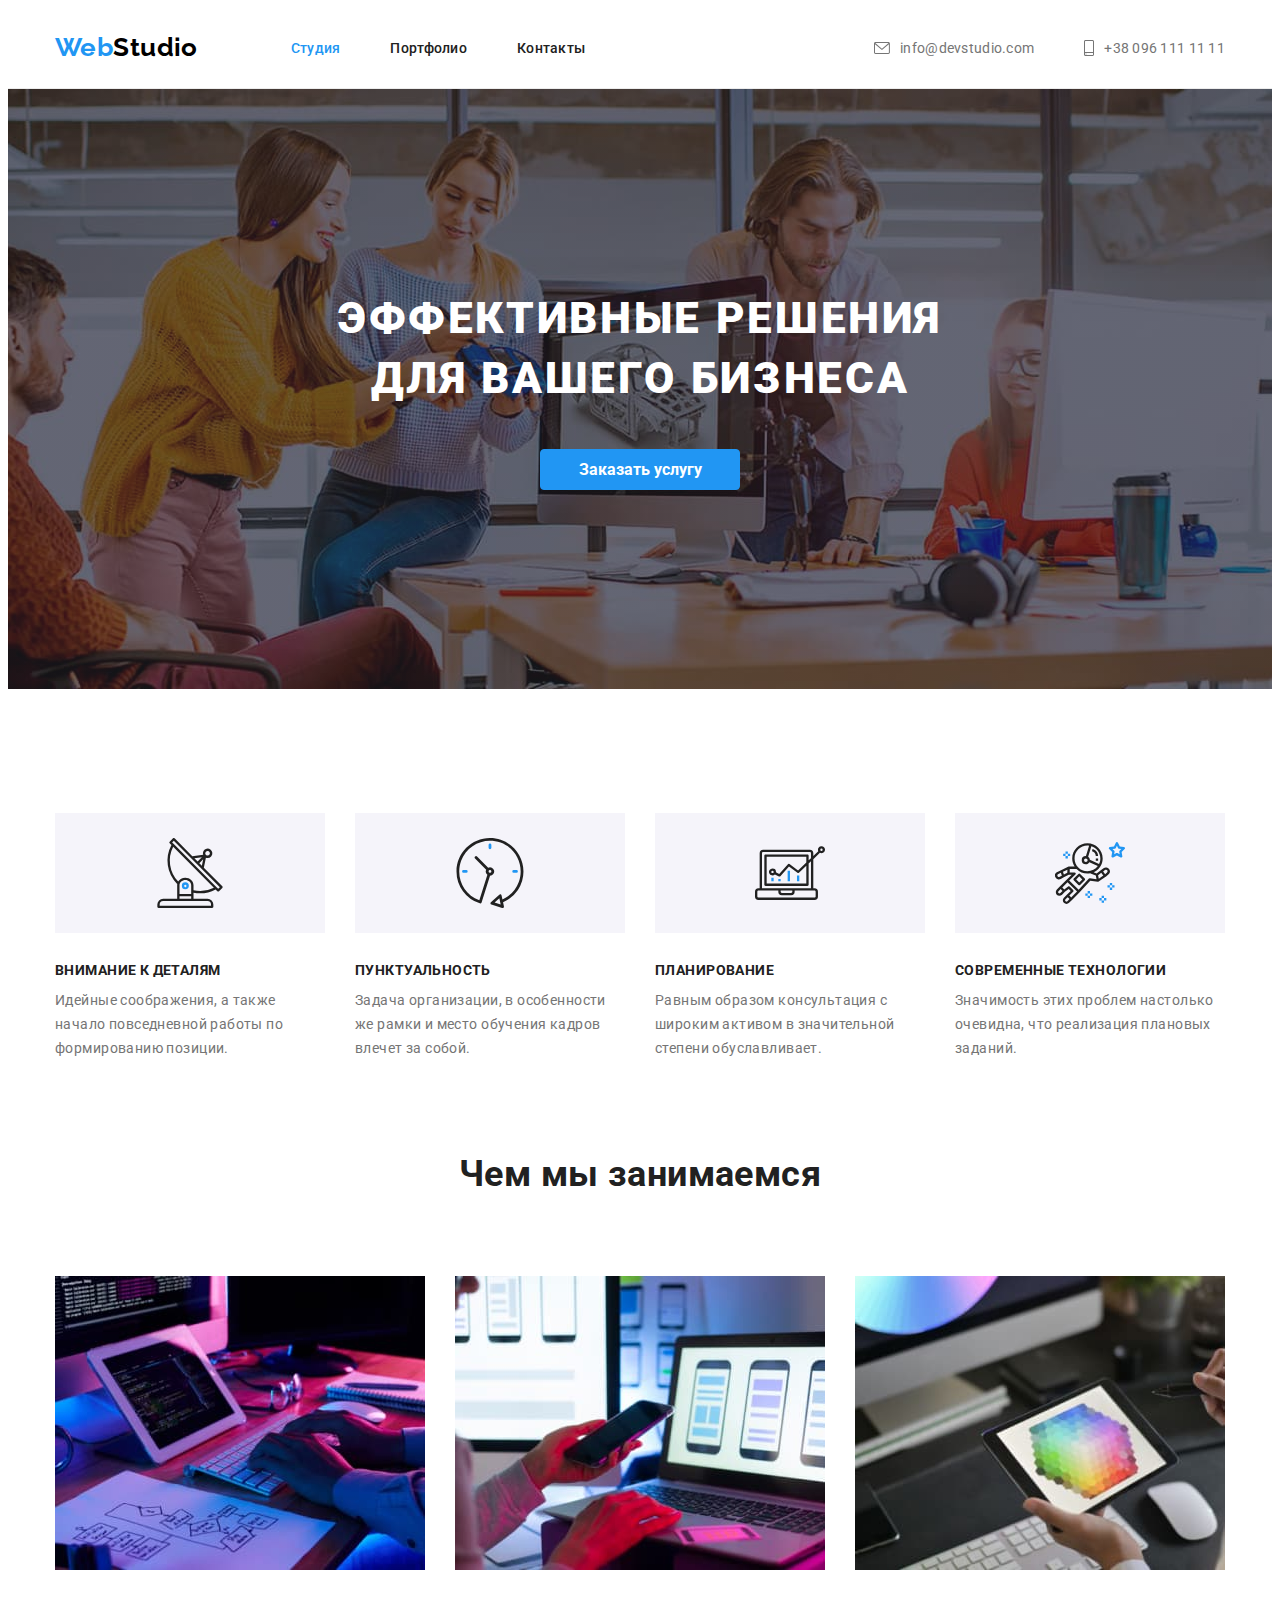
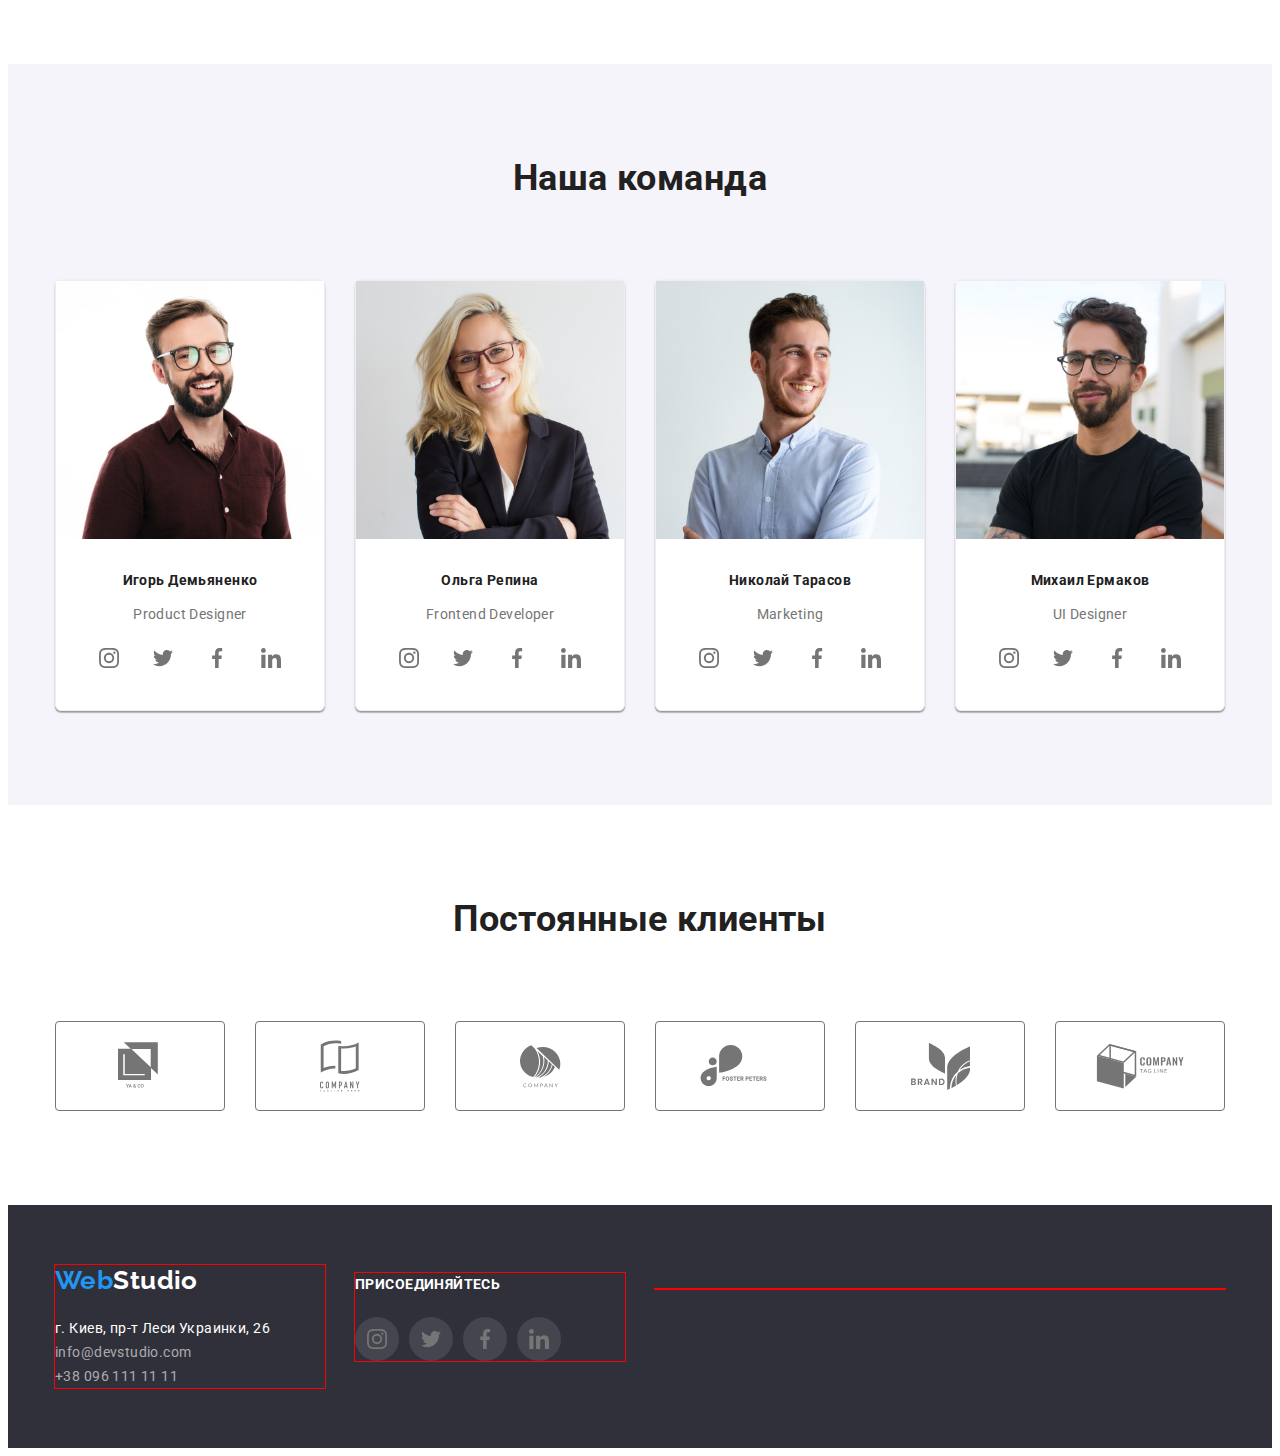
<file: index.html>
<!DOCTYPE html>
<html lang="ru">
<!-- сайт на русском языке -->

<head>
    <meta charset="UTF-8">
    <meta http-equiv="X-UA-Compatible" content="IE=edge">
    <meta name="viewport" content="width=device-width, initial-scale=1.0">

    <title>Главная</title>

    <link rel="stylesheet" href="https://cdnjs.cloudflare.com/ajax/libs/modern-normalize/1.0.0/modern-normalize.min.css" integrity="sha512-ISS7cAi1PEhQ8jnbJpJZMd29NlhNj4AWYyLOSp2CE/CsHxTCu+r+t0D2yoJudVrd0/8fTVPUVDzY5Tvli75u/g==" crossorigin="anonymous" />
    <link rel="preconnect" href="https://fonts.gstatic.com">
    <link href="https://fonts.googleapis.com/css2?family=Raleway:wght@700&family=Roboto:wght@400;500;700;900&display=swap" rel="stylesheet">
    <link rel="stylesheet" href="./css/styles.css">
</head>

<body>

    <!-- Header -->
    <header>
        <div class="container header-main">
            <div class="logo-container">
                <a href="index.html" class="logo-link"><span class="logo">Web</span><span
                        class="studio-up">Studio</span></a>
            </div>
            <nav class="site-nav">
                <ul class="navigation-set list">
                    <li class="nav-set-item"><a href="./index.html" class="navigation-links current">Студия</a></li>
                    <li class="nav-set-item"><a href="./portfolio.html" class="navigation-links">Портфолио</a></li>
                    <li class="nav-set-item"><a href="" class="navigation-links">Контакты</a></li>
                </ul>
            </nav>


            <ul class="list contacts-set">
                <li class="contacts-set-item">
                    <a href="mailto:info@devstudio.com" class="header-contacts">
                        <svg class="contact-set-icons envelope">
                            <use href="./images/icons.svg#envelope" width="16" height="12"></use>
                        </svg> info@devstudio.com
                    </a>
                </li>
                <li class="contacts-set-item"><a href="tel:+380961111111" class="header-contacts"><svg
                            class="contact-set-icons smartphone">
                            <use href="./images/icons.svg#smartphone" width="10" height="16"></use>
                        </svg>+38 096 111 11 11</a>
                </li>
            </ul>

        </div>
    </header>

    <!-- main content -->
    <main>

        <!-- HERO> -->
        <section class="hero-section overlay">
            <div class="container">
                <h1 class="hero-title">Эффективные решения <br> для вашего бизнеса</h1>
                <button type="button" class="main-button">
                    Заказать услугу
                </button>
            </div>
        </section>

        <!-- Advantages -->

        <section class="advantages-section section container">
            <h2 class="hidden">Наши преимущества</h2>
            <ul class="grid advantages-set list">
                <li class="grid-item advantages-set-item icon-antenna">
                    <div>
                        <h3 class="advantages-header">Внимание к деталям</h3>
                        <p class="advantages-paragraph">Идейные соображения, а также начало повседневной работы по формированию позиции.</p>
                    </div>
                </li>
                <li class="grid-item advantages-set-item icon-clock">
                    <div>
                        <h3 class="advantages-header">Пунктуальность</h3>
                        <p class="advantages-paragraph">Задача организации, в особенности же рамки и место обучения кадров влечет за собой.</p>
                    </div>
                </li>
                <li class="grid-item advantages-set-item icon-diagramm">
                    <div>
                        <h3 class="advantages-header">Планирование</h3>
                        <p class="advantages-paragraph">Равным образом консультация с широким активом в значительной степени обуславливает.
                        </p>
                    </div>
                </li>
                <li class="grid-item advantages-set-item icon-astronaut">
                    <div>
                        <h3 class="advantages-header">Современные технологии</h3>
                        <p class="advantages-paragraph">Значимость этих проблем настолько очевидна, что реализация плановых заданий.</p>
                    </div>
                </li>
            </ul>
        </section>

        <!-- Work -->

        <section class="work-section section">
            <h2 class="work-section-header">Чем мы занимаемся </h2>
            <div class="container">
                <ul class="grid work-set list">
                    <li class="grid-item work-set-item"><img src="./images/box_1.jpg" alt="Програмист работает на пк" width=370></li>
                    <li class="grid-item work-set-item"><img src="./images/box_2.jpg" alt="веб-дизайнеры разрабатывают интерфейс приложения на смартфон, " width=370></li>
                    <li class="grid-item work-set-item"><img src="./images/box_3.jpg" alt="дизайнер работает над цветовыми решениями на планшете " width=370></li>
                </ul>
            </div>
        </section>

        <!-- Team -->

        <section class="team-section section">
            <h2 class="team-section-header">Наша команда</h2>
            <div class="container">
                <ul class="grid team-set list">
                    <li class="grid-item team-set-item">
                        <img src="./images/team1.jpg" alt="Фото Продукт-дизайнера" Width=270>

                        <h4 class="teammates-names">Игорь Демьяненко</h4>
                        <p class="teammates-position">Product Designer</p>
                        <ul class="list social-icons-set">
                            <li class="social-icons-item ">
                                <a href="" class="social-icons-link">
                                    <svg class="social-icon" width="20" height="20">
                <use href="./images/icons.svg#instagram"></use>
            </svg>
                                </a>
                            </li>
                            <li class="social-icons-item">
                                <a href="" class="social-icons-link">
                                    <svg class="social-icon" width="20" height="20">
                <use href="./images/icons.svg#twitter"></use>
            </svg>
                                </a>
                            </li>
                            <li class="social-icons-item">
                                <a href="" class="social-icons-link">
                                    <svg class="social-icon" width="20" height="20">
                <use href="./images/icons.svg#facebook"></use>
            </svg>
                                </a>
                            </li>
                            <li class="social-icons-item">
                                <a href="" class="social-icons-link">
                                    <svg class="social-icon" width="20" height="20">
                <use href="./images/icons.svg#linkedin"></use>
            </svg>
                                </a>
                            </li>
                        </ul>
                    </li>
                    <li class="grid-item team-set-item">
                        <img src="./images/team2.jpg" alt="фото фронтэнд-разработчика" Width=270>

                        <h4 class="teammates-names">Ольга Репина</h4>
                        <p class="teammates-position">Frontend Developer</p>
                        <ul class="list social-icons-set">
                            <li class="social-icons-item ">
                                <a href="" class="social-icons-link">
                                    <svg class="social-icon" width="20" height="20">
                <use href="./images/icons.svg#instagram"></use>
            </svg>
                                </a>
                            </li>
                            <li class="social-icons-item">
                                <a href="" class="social-icons-link">
                                    <svg class="social-icon" width="20" height="20">
                <use href="./images/icons.svg#twitter"></use>
            </svg>
                                </a>
                            </li>
                            <li class="social-icons-item">
                                <a href="" class="social-icons-link">
                                    <svg class="social-icon" width="20" height="20">
                <use href="./images/icons.svg#facebook"></use>
            </svg>
                                </a>
                            </li>
                            <li class="social-icons-item">
                                <a href="" class="social-icons-link">
                                    <svg class="social-icon" width="20" height="20">
                <use href="./images/icons.svg#linkedin"></use>
            </svg>
                                </a>
                            </li>
                        </ul>
                    </li>

                    <li class="grid-item team-set-item">
                        <img src="./images/team3.jpg" alt="Фото специалиста по маркетингу" Width=270>
                        <h4 class="teammates-names">Николай Тарасов</h4>
                        <p class="teammates-position">Marketing</p>
                        <ul class="list social-icons-set">
                            <li class="social-icons-item ">
                                <a href="" class="social-icons-link">
                                    <svg class="social-icon" width="20" height="20">
                <use href="./images/icons.svg#instagram"></use>
            </svg>
                                </a>
                            </li>
                            <li class="social-icons-item">
                                <a href="" class="social-icons-link">
                                    <svg class="social-icon" width="20" height="20">
                <use href="./images/icons.svg#twitter"></use>
            </svg>
                                </a>
                            </li>
                            <li class="social-icons-item">
                                <a href="" class="social-icons-link">
                                    <svg class="social-icon" width="20" height="20">
                <use href="./images/icons.svg#facebook"></use>
            </svg>
                                </a>
                            </li>
                            <li class="social-icons-item">
                                <a href="" class="social-icons-link">
                                    <svg class="social-icon" width="20" height="20">
                <use href="./images/icons.svg#linkedin"></use>
            </svg>
                                </a>
                            </li>
                        </ul>
                    </li>
                    </li>
                    <li class="grid-item team-set-item">
                        <img src="./images/team4.jpg" alt="Фото дизайнера интерфейса" Width=270>
                        <h4 class="teammates-names">Михаил Ермаков</h4>
                        <p class="teammates-position">UI Designer</p>
                        <ul class="list social-icons-set">
                            <li class="social-icons-item ">
                                <a href="" class="social-icons-link">
                                    <svg class="social-icon" width="20" height="20">
                <use href="./images/icons.svg#instagram"></use>
            </svg>
                                </a>
                            </li>
                            <li class="social-icons-item">
                                <a href="" class="social-icons-link">
                                    <svg class="social-icon" width="20" height="20">
                <use href="./images/icons.svg#twitter"></use>
            </svg>
                                </a>
                            </li>
                            <li class="social-icons-item">
                                <a href="" class="social-icons-link">
                                    <svg class="social-icon" width="20" height="20">
                <use href="./images/icons.svg#facebook"></use>
            </svg>
                                </a>
                            </li>
                            <li class="social-icons-item">
                                <a href="" class="social-icons-link">
                                    <svg class="social-icon" width="20" height="20">
                <use href="./images/icons.svg#linkedin"></use>
            </svg>
                                </a>
                            </li>
                        </ul>
                    </li>

                </ul>
            </div>
        </section>

        <!-- Our clients -->

        <section class="clients-section section container">
            <h2 class="clients-section-header">Постоянные клиенты</h2>

            <ul class="list clients-section-list grid">
                <li class="clients-section-items grid-item">
                    <a href="" class="clients-section-link">
                        <svg class="clients-section-icon" width="44" height="49">
                        <use href="./images\icons.svg#logo1"></use>
                    </svg>
                    </a>
                </li>
                <li class="clients-section-items grid-item">
                    <a href="" class="clients-section-link">
                        <svg class="clients-section-icon" width="40" height="52">
                            <use href="./images\icons.svg#logo2"></use>
                        </svg>
                    </a>
                </li>
                <li class="clients-section-items grid-item">
                    <a href="" class="clients-section-link">
                        <svg class="clients-section-icon" width="41" height="43">
                            <use href="./images\icons.svg#logo3"></use>
                        </svg>
                    </a>
                </li>
                <li class="clients-section-items grid-item">
                    <a href="" class="clients-section-link">
                        <svg class="clients-section-icon" width="80" height="42">
                            <use href="./images\icons.svg#logo4"></use>
                        </svg>
                    </a>
                </li>
                <li class="clients-section-items grid-item">
                    <a href="" class="clients-section-link">
                        <svg class="clients-section-icon" width="59" height="47">
                            <use href="./images\icons.svg#logo5"></use>
                        </svg>
                    </a>
                </li>
                <li class="clients-section-items grid-item">
                    <a href="" class="clients-section-link">
                        <svg class="clients-section-icon" width="89" height="45">
                            <use href="./images\icons.svg#logo6"></use>
                        </svg>
                    </a>
                </li>
            </ul>

        </section>
    </main>

    <!-- Footer -->

    <footer class="main-footer">
        <div class="footer-structure container">
            <div class="footer-widget">
                <div class="footer-logo">
                    <a href="index.html" class="logo-link"><span class="logo">Web</span><span
        class="studio-down">Studio</span></a>
                </div>
                <div class="footer-address">
                    <address><span class="actual-address">г. Киев, пр-т Леси Украинки, 26 </span><br>
    <a href="mailto:info@devstudio.com" class="footer-contacts">info@devstudio.com</a><br>
    <a href="tel:+380961111111" class="footer-contacts">+38 096 111 11 11</a>
</address>
                </div>
            </div>
            <div class="footer-widget">
                <p class="join">присоединяйтесь</p>
                <ul class="list social-icons-set">
                    <li class="social-icons-item ">
                        <a href="" class="social-icons-link">
                            <svg class="social-icon" width="20" height="20">
    <use href="./images/icons.svg#instagram"></use>
</svg>
                        </a>
                    </li>
                    <li class="social-icons-item">
                        <a href="" class="social-icons-link">
                            <svg class="social-icon" width="20" height="20">
    <use href="./images/icons.svg#twitter"></use>
</svg>
                        </a>
                    </li>
                    <li class="social-icons-item">
                        <a href="" class="social-icons-link">
                            <svg class="social-icon" width="20" height="20">
    <use href="./images/icons.svg#facebook"></use>
</svg>
                        </a>
                    </li>
                    <li class="social-icons-item">
                        <a href="" class="social-icons-link">
                            <svg class="social-icon" width="20" height="20">
    <use href="./images/icons.svg#linkedin"></use>
</svg>
                        </a>
                    </li>
                </ul>
            </div>
            <div class="footer-widget"></div>
        </div>
    </footer>


</body>

</html>
</file>
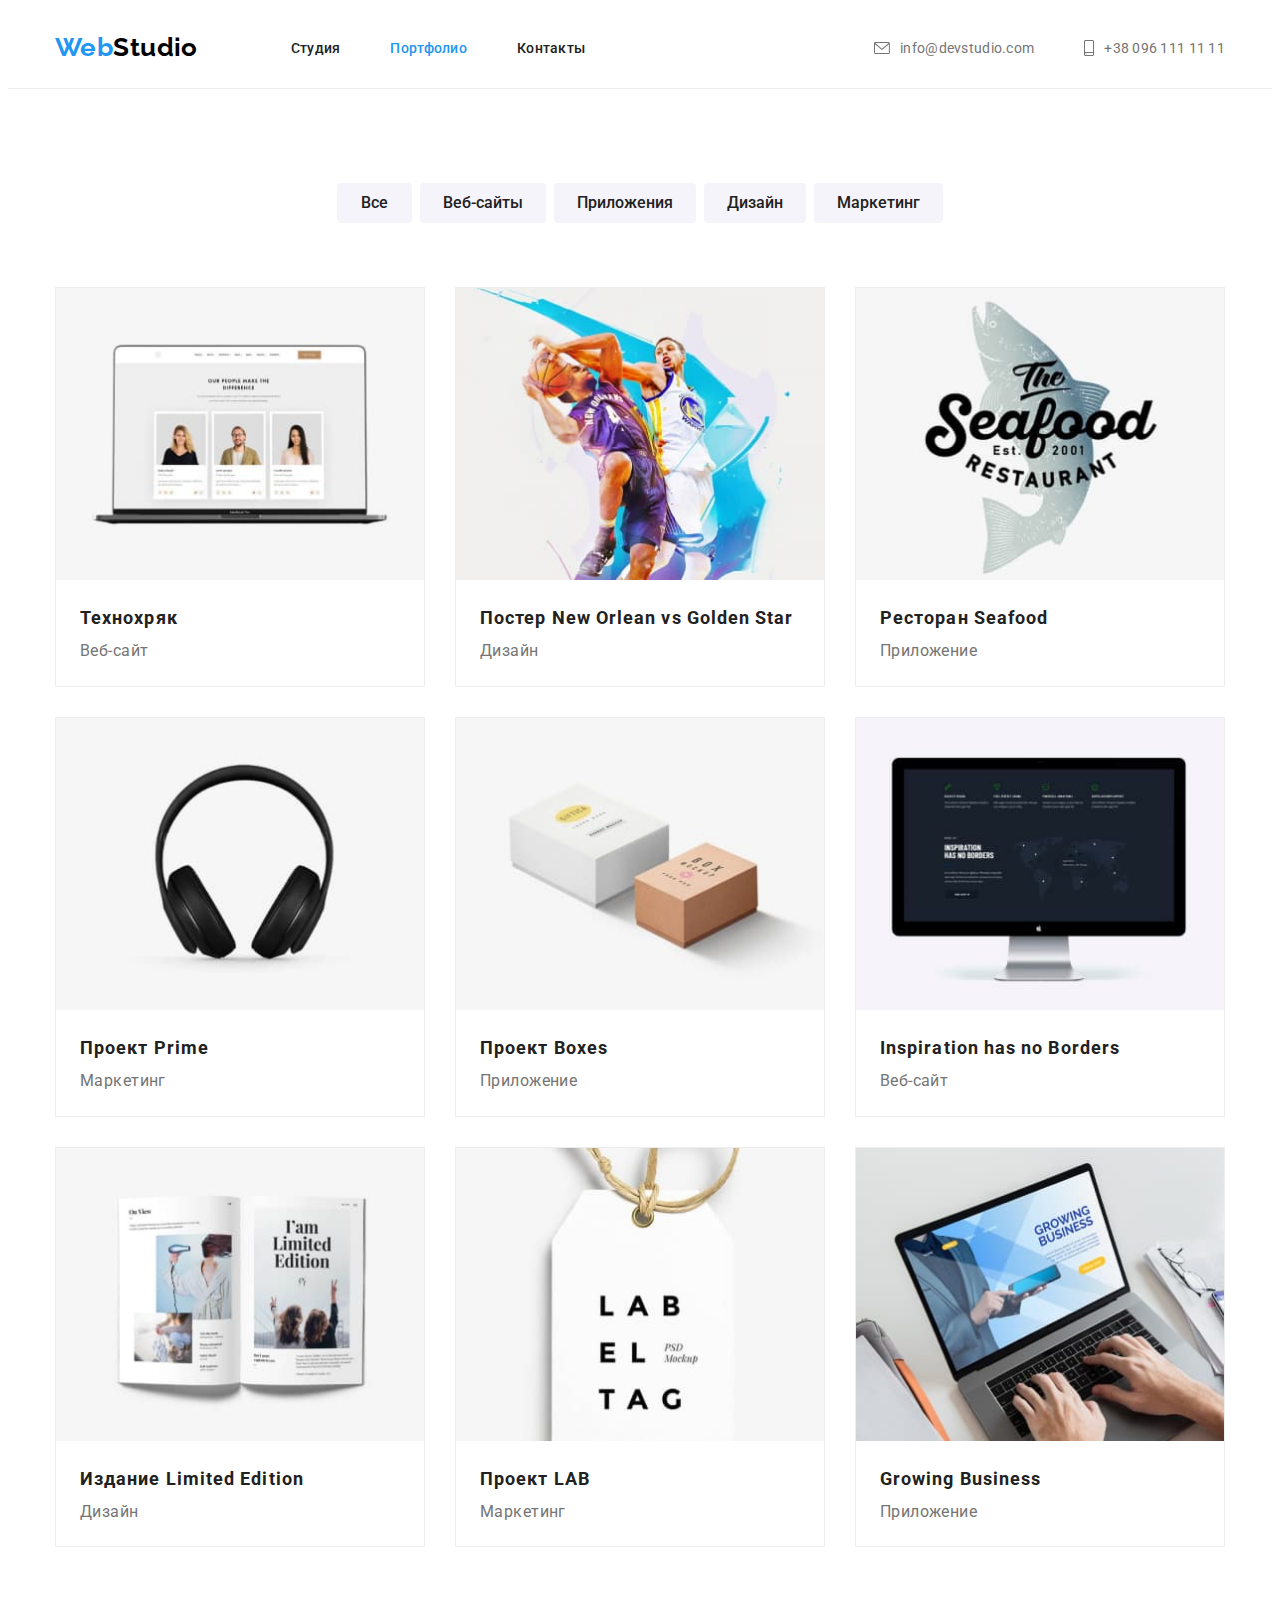
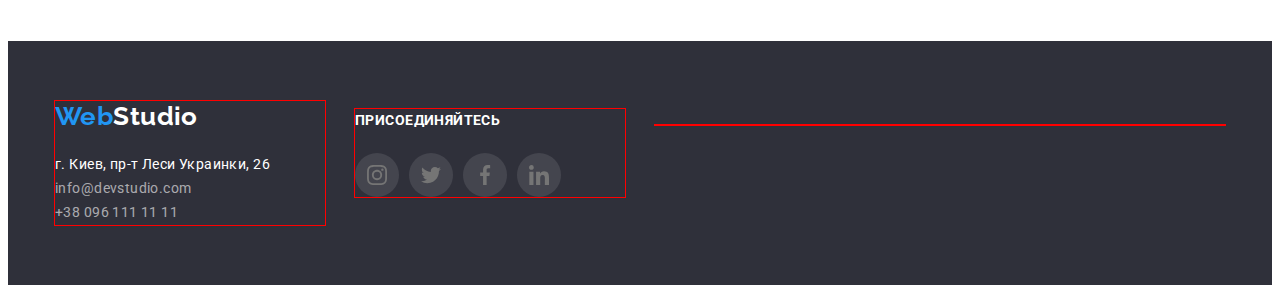
<file: portfolio.html>
<!DOCTYPE html>
<html lang="ru">
<!-- сайт на русском языке -->

<head>
    <meta charset="UTF-8">
    <meta http-equiv="X-UA-Compatible" content="IE=edge">
    <meta name="viewport" content="width=device-width, initial-scale=1.0">
    <title>Портфолио</title>
    <link rel="stylesheet" href="https://cdnjs.cloudflare.com/ajax/libs/modern-normalize/1.0.0/modern-normalize.min.css" integrity="sha512-ISS7cAi1PEhQ8jnbJpJZMd29NlhNj4AWYyLOSp2CE/CsHxTCu+r+t0D2yoJudVrd0/8fTVPUVDzY5Tvli75u/g==" crossorigin="anonymous" />
    <link rel="preconnect" href="https://fonts.gstatic.com">
    <link href="https://fonts.googleapis.com/css2?family=Raleway:wght@700&family=Roboto:wght@400;500;700;900&display=swap" rel="stylesheet">
    <link rel="stylesheet" href="./css/styles.css">
</head>

<body>

    <!-- Header -->
    <header>
        <div class="container header-main">
            <div class="logo-container">
                <a href="index.html" class="logo-link"><span class="logo">Web</span><span
                        class="studio-up">Studio</span></a>
            </div>
            <nav class="site-nav">
                <ul class="navigation-set list">
                    <li class="nav-set-item"><a href="./index.html" class="navigation-links">Студия</a></li>
                    <li class="nav-set-item"><a href="./portfolio.html" class="navigation-links current">Портфолио</a></li>
                    <li class="nav-set-item"><a href="" class="navigation-links">Контакты</a></li>
                </ul>
            </nav>


            <ul class="list contacts-set">
                <li class="contacts-set-item">
                    <a href="mailto:info@devstudio.com" class="header-contacts">
                        <svg class="contact-set-icons envelope">
                            <use href="./images/icons.svg#envelope" width="16" height="12"></use>
                        </svg> info@devstudio.com
                    </a>
                </li>
                <li class="contacts-set-item"><a href="tel:+380961111111" class="header-contacts"><svg
                            class="contact-set-icons smartphone">
                            <use href="./images/icons.svg#smartphone" width="10" height="16"></use>
                        </svg>+38 096 111 11 11</a>
                </li>
            </ul>

        </div>
    </header>

    <main>
        <h1 class="hidden">Портфолио</h1>
        <div class="filter container">
            <ul class="filter-buttons list">
                <li class="filter-buttons-item"><button type="button" class="simple-button">Все</button></li>
                <li class="filter-buttons-item"><button type="button" class="simple-button">Веб-сайты</button></li>
                <li class="filter-buttons-item"><button type="button" class="simple-button">Приложения</button></li>
                <li class="filter-buttons-item"><button type="button" class="simple-button">Дизайн</button></li>
                <li class="filter-buttons-item"><button type="button" class="simple-button">Маркетинг</button></li>
            </ul>
        </div>
        <div class="examples container">
            <ul class="grid list">
                <li class="grid-item examples-set-items">
                    <img src="./images/PF1.jpg" alt="пример веб-сайта" width=370>
                    <h2 class="product-header">Технохряк</h2>
                    <p class="product-description">Веб-сайт</p>
                </li>
                <li class="grid-item examples-set-items">
                    <img src="./images/PF2.jpg" alt="пример дизайна" width=370>
                    <h2 class="product-header">Постер New Orlean vs Golden Star</h2>
                    <p class="product-description">Дизайн</p>
                </li>
                <li class="grid-item examples-set-items">
                    <img src="./images/PF3.jpg" alt="пример приложения" width=370>
                    <h2 class="product-header">Ресторан Seafood</h2>
                    <p class="product-description">Приложение</p>
                </li>
                <li class="grid-item examples-set-items">
                    <img src="./images/PF4.jpg" alt="пример маркетингового решения" width=370>
                    <h2 class="product-header">Проект Prime</h2>
                    <p class="product-description">Маркетинг</p>
                </li>
                <li class="grid-item examples-set-items">
                    <img src="./images/PF5.jpg" alt="пример приложения" width=370>
                    <h2 class="product-header">Проект Boxes</h2>
                    <p class="product-description">Приложение</p>
                </li>
                <li class="grid-item examples-set-items">
                    <img src="./images/PF6.jpg" alt="пример веб-сайта" width=370>
                    <h2 class="product-header">Inspiration has no Borders</h2>
                    <p class="product-description">Веб-сайт</p>
                </li>
                <li class="grid-item examples-set-items">
                    <img src="./images/PF7.jpg" alt="пример дизайна" width=370>
                    <h2 class="product-header">Издание Limited Edition</h2>
                    <p class="product-description">Дизайн</p>
                </li>
                <li class="grid-item examples-set-items">
                    <img src="./images/PF8.jpg" alt="пример маркетингового решения" width=370>
                    <h2 class="product-header">Проект LAB</h2>
                    <p class="product-description">Маркетинг</p>
                </li>
                <li class="grid-item examples-set-items">
                    <img src="./images/PF9.jpg" alt="пример приложения" width=370>
                    <h2 class="product-header">Growing Business</h2>
                    <p class="product-description">Приложение</p>
                </li>
            </ul>
        </div>
    </main>
    <footer class="main-footer">
        <div class="footer-structure container">
            <div class="footer-widget">
                <div class="footer-logo">
                    <a href="index.html" class="logo-link"><span class="logo">Web</span><span
        class="studio-down">Studio</span></a>
                </div>
                <div class="footer-address">
                    <address><span class="actual-address">г. Киев, пр-т Леси Украинки, 26 </span><br>
    <a href="mailto:info@devstudio.com" class="footer-contacts">info@devstudio.com</a><br>
    <a href="tel:+380961111111" class="footer-contacts">+38 096 111 11 11</a>
</address>
                </div>
            </div>
            <div class="footer-widget">
                <p class="join">присоединяйтесь</p>
                <ul class="list social-icons-set">
                    <li class="social-icons-item ">
                        <a href="" class="social-icons-link">
                            <svg class="social-icon" width="20" height="20">
    <use href="./images/icons.svg#instagram"></use>
</svg>
                        </a>
                    </li>
                    <li class="social-icons-item">
                        <a href="" class="social-icons-link">
                            <svg class="social-icon" width="20" height="20">
    <use href="./images/icons.svg#twitter"></use>
</svg>
                        </a>
                    </li>
                    <li class="social-icons-item">
                        <a href="" class="social-icons-link">
                            <svg class="social-icon" width="20" height="20">
    <use href="./images/icons.svg#facebook"></use>
</svg>
                        </a>
                    </li>
                    <li class="social-icons-item">
                        <a href="" class="social-icons-link">
                            <svg class="social-icon" width="20" height="20">
    <use href="./images/icons.svg#linkedin"></use>
</svg>
                        </a>
                    </li>
                </ul>
            </div>
            <div class="footer-widget"></div>
        </div>
    </footer>
</body>


</html>
</file>
<file: css/styles.css>
:root {
    --main-color: #2f303a;
    --important-text-color: #212121;
    --common-text-color: #757575;
    --secondary-text-color: rgba(255, 255, 255, 0.6);
    --important-color: #ffffff;
    --accent-color: #2196f3;
    --background-color-main: #e5e5e5;
    --background-color-secondary: #f5f4fa;
    --borders-color: #eeeeee;
    --grid-item: 3;
}

html {
    box-sizing: border-box;
}

*,
*::after,
*::before {
    box-sizing: inherit;
}

body {
    font-family: Roboto, sans-serif;
    font-style: normal;
    font-weight: 400;
    font-size: 14px;
    line-height: 1.7;
    letter-spacing: 0.03em;
    color: var(--common-text-color);
}

ul.list {
    list-style-type: none;
    padding-left: 0;
    margin-top: 0;
    margin-bottom: 0;
}

img {
    display: block;
    max-width: 100%;
    height: auto;
}

.hidden {
    position: absolute !important;
    clip: rect(1px 1px 1px 1px);
    clip: rect(1px, 1px, 1px, 1px);
    padding: 0 !important;
    border: 0 !important;
    height: 1px !important;
    width: 1px !important;
    overflow: hidden;
}

.section {
    padding-top: 94px;
    padding-bottom: 94px;
}

.container {
    margin-left: auto;
    margin-right: auto;
    width: 1200px;
    padding-left: 15px;
    padding-right: 15px;
}

.grid {
    display: flex;
    flex-wrap: wrap;
    margin-left: -30px;
    margin-top: -30px;
}

.grid-item {
    flex-basis: calc((100% - 30px * var(--grid-item)) / var(--grid-item));
    margin-left: 30px;
    margin-top: 30px;
}

h1,
h2,
h3,
p {
    margin: 0px;
}


/* header styles */

header {
    background-color: var(--important-color);
    border-bottom: 1px solid #ececec;
}

.header-main {
    display: flex;
    align-items: center;
    height: 80px;
}

.logo {
    font-family: Raleway;
    font-weight: 700;
    font-size: 26px;
    line-height: 1.2;
    color: var(--accent-color);
}

.studio-up {
    font-family: Raleway;
    font-weight: 700;
    font-size: 26px;
    line-height: 1.2;
    color: #000000;
}

.logo-link {
    text-decoration: none;
}

.header-contacts {
    display: flex;
    color: var(--common-text-color);
    text-decoration: none;
    padding-top: 32px;
    padding-bottom: 32px;
    align-items: center;
}

.contact-set-icons {
    display: flex;
    fill: currentColor;
    margin-right: 10px;
}

.contacts-set .contacts-set-item:not(:first-child) {
    margin-left: 50px;
}

.contacts-set-item {
    display: flex;
    align-items: center;
}

.header-contacts:hover,
.header-contacts:focus {
    color: var(--accent-color);
    fill: var(--accent-color);
}

.envelope {
    width: 16px;
    height: 12px;
}

.smartphone {
    width: 10px;
    height: 16px;
}

ul.list.contacts-set {
    display: inline-flex;
    margin-left: auto;
}

.site-nav {
    margin-left: 93px;
}

.site-nav,
.header-contacts {
    line-height: 1.2;
    letter-spacing: 0.02em;
}

.site-nav .nav-set-item:not(:first-child) {
    margin-left: 50px;
}

.navigation-set {
    display: flex;
}

.navigation-links:hover,
.navigation-links:focus {
    color: var(--accent-color);
}

.navigation-links {
    display: block;
    font-weight: 500;
    font-size: 14px;
    color: var(--important-text-color);
    text-decoration: none;
    padding-top: 32px;
    padding-bottom: 32px;
}

.navigation-links.current {
    color: var(--accent-color);
}


/* main styles */


/* Hero Section styles */

.hero-section {
    background-color: var(--main-color);
    color: var(--important-color);
    /* outline: 1px solid lawngreen; */
    margin-top: 0;
    text-align: center;
    height: 600px;
    /* padding-top: 200px; */
}

.hero-title {
    font-weight: 900;
    font-size: 44px;
    line-height: 1.36;
    letter-spacing: 0.06em;
    text-transform: uppercase;
    margin-top: 0px;
    margin-bottom: 40px;
    padding-top: 200px;
    /* outline: 1px solid red; */
}

.overlay {
    height: 600px;
    max-width: 1600px;
    margin-left: auto;
    margin-right: auto;
    background-size: cover;
    background-position: center;
    background-image: linear-gradient( to right, rgba(47, 48, 58, 0.4), rgba(47, 48, 58, 0.4)), url(../images/Hero_img.jpg);
}

.main-button {
    display: inline-block;
    background-color: var(--accent-color);
    color: var(--important-color);
    cursor: pointer;
    min-width: 200px;
    padding: 10px 32px;
    font-size: 16px;
    font-weight: 700;
    font-family: inherit;
    border: 1px solid var(--accent-color);
    text-align: center;
    border-radius: 4px;
    margin-bottom: 200px;
}


/* Advantages section styles */

.advantages-section,
.work-section {
    background-color: var(--important-color);
    /* outline: 1px solid blue; */
}

.advantages-section {
    /* margin-bottom: 94px; */
}

.advantages-set .advantages-set-item:not(:first-child) {
    margin-left: 30px;
}

.advantages-header {
    font-weight: 700;
    font-size: 14px;
    line-height: 1.14;
    text-transform: uppercase;
    color: var(--important-text-color);
    padding-top: 30px;
    padding-bottom: 10px;
}

.advantages-set-item .advantages-paragraph {
    margin-top: 0;
    margin-bottom: 0;
}

.advantages-set-item::before {
    content: '';
    display: block;
    height: 120px;
    background-color: var(--background-color-secondary);
    background-size: contain;
    background-repeat: no-repeat;
    background-position: center;
}

.icon-antenna::before {
    background-image: url(../images/antenna_1.svg);
    background-size: 70px;
}

.icon-clock::before {
    background-image: url(../images/clock_1.svg);
    background-size: 70px;
}

.icon-diagramm::before {
    background-image: url(../images/diagram_1.svg);
    background-size: 70px;
}

.icon-astronaut::before {
    background-image: url(../images/astronaut_1.svg);
    background-size: 70px;
}

.advantages-set {
    --grid-item: 4;
}


/* Work section styles*/

.work-section-header,
.team-section-header,
.clients-section-header {
    font-weight: 700;
    font-size: 36px;
    line-height: 1.16;
    text-align: center;
    color: var(--important-text-color);
    margin-top: 0px;
    margin-bottom: 50px;
}

.work-section {
    padding-top: 0;
}


/* Team section styles*/

.team-section {
    background-color: var(--background-color-secondary);
}

.team-set {
    display: flex;
}

.team-set-item {
    display: block;
    text-align: center;
    background-color: var(--important-color);
    border: 1px solid var(--borders-color);
    border-radius: 6px;
    --grid-item: 4;
    padding-bottom: 30px;
    box-shadow: 0px 2px 1px rgba(0, 0, 0, 0.2), 0px 1px 1px rgba(0, 0, 0, 0.14), 0px 1px 3px rgba(0, 0, 0, 0.12);
}

.teammates-names {
    color: var(--important-text-color);
    margin-top: 30px;
    margin-bottom: 10px;
    text-align: center;
}

.teammates-position {
    text-align: center;
    margin-top: 0;
    margin-bottom: 10px;
}

.social-icons-set {
    display: inline-flex;
}

.social-icons-item {}

.social-icons-link {
    display: flex;
    justify-content: center;
    align-items: center;
    fill: var(--common-text-color);
    background-color: rgba(255, 255, 255, 0.1);
    border-radius: 50%;
    width: 44px;
    height: 44px;
}

.social-icons-link:hover,
.social-icons-link:focus {
    fill: var(--important-color);
    background-color: var(--accent-color);
}

.social-icons-item+.social-icons-item {
    margin-left: 10px;
}


/* Clients section styles */

ul.list.clients-section-list {
    display: inline-flex;
}

.clients-section-icon {}

.clients-section-items {
    --grid-item: 6;
}

.clients-section-link {
    display: flex;
    justify-content: center;
    align-items: center;
    width: 170px;
    height: 90px;
    fill: var(--common-text-color);
    border: 1px solid var(--common-text-color);
    border-radius: 4px;
}

.clients-section-link:hover,
.clients-section-link:focus {
    fill: var(--accent-color);
    border: 1px solid var(--accent-color);
}


/* Portfolio page styles */

.filter-buttons {
    display: flex;
    justify-content: center;
}

.filter {
    padding-top: 94px;
    padding-bottom: 34px;
}

.filter-buttons .filter-buttons-item:not(:first-child) {
    margin-left: 8px;
}

.simple-button {
    display: inline-block;
    background-color: var(--background-color-secondary);
    color: var(--important-text-color);
    font-family: inherit;
    font-weight: 500;
    font-size: 16px;
    line-height: 1.6;
    text-align: center;
    cursor: pointer;
    border-radius: 4px;
    border: 1px solid transparent;
    min-width: 75px;
    padding: 6px 22px;
}

.simple-button:hover,
.simple-button:focus {
    background-color: var(--accent-color);
    color: var(--important-color);
    border: 1px solid var(--accent-color);
    box-shadow: 0px 2px 2px rgba(0, 0, 0, 0.12), 0px 1px 2px rgba(0, 0, 0, 0.08), 0px 3px 1px rgba(0, 0, 0, 0.1);
}

.examples-set-items {
    border: 1px solid var(--borders-color);
    --grid-item: 3;
    padding-bottom: 20px;
}

.examples-set-items:hover {
    box-shadow: 1px 4px 6px rgba(0, 0, 0, 0.16), 0px 4px 4px rgba(0, 0, 0, 0.06), 0px 1px 1px rgba(0, 0, 0, 0.12);
}

.examples {
    padding-bottom: 94px;
}

.product-header {
    font-weight: 700;
    font-size: 18px;
    line-height: 2;
    letter-spacing: 0.06em;
    color: var(--important-text-color);
    margin-top: 0px;
    margin-bottom: 0px;
    padding-left: 24px;
    padding-right: 24px;
    padding-top: 20px;
}

.product-description {
    font-size: 16px;
    line-height: 1.87;
    margin-top: 0px;
    margin-bottom: 0px;
    padding-left: 24px;
    padding-right: 24px;
}


/* footer styles */

.main-footer {
    background-color: var(--main-color);
    padding-top: 60px;
    padding-bottom: 60px;
}

.footer-logo {
    margin-bottom: 20px;
}

.studio-down {
    font-family: Raleway;
    font-weight: 700;
    font-size: 26px;
    line-height: 1.2;
    color: var(--important-color);
}

.actual-address {
    color: var(--important-color);
    font-style: normal;
}

.footer-contacts {
    color: var(--secondary-text-color);
    text-decoration: none;
    font-style: normal;
}

.footer-contacts:hover,
.footer-contacts:focus {
    color: var(--accent-color);
}

.footer-structure {
    display: flex;
    justify-content: space-between;
    align-items: baseline;
}

.join {
    color: var(--important-color);
    text-transform: uppercase;
    font-weight: 700;
    margin-bottom: 20px;
}

.footer-widget {
    flex-basis: calc((50% - 45px) / 2);
    outline: 1px solid red;
}

.footer-widget:last-child {
    flex-basis: calc(50% - 15px);
}
</file>
